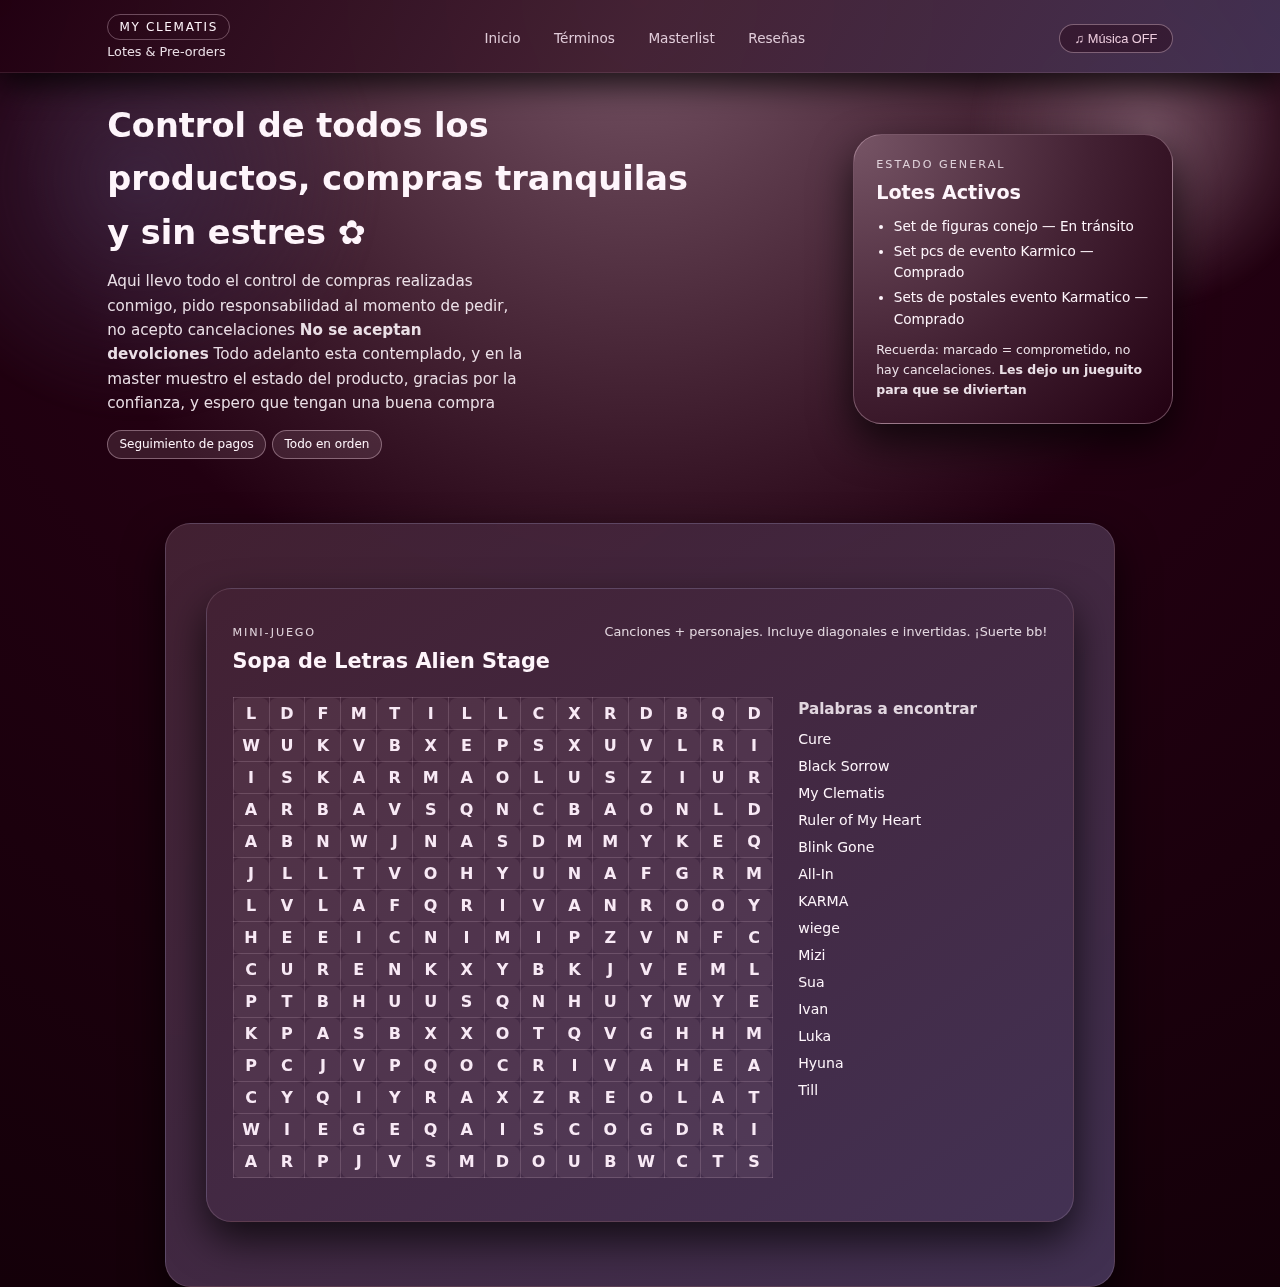
<file: index.html>
<!DOCTYPE html>
<html lang="es">
<head>
  <meta charset="UTF-8" />
  <title>Inicio | Masterlist</title>
  <link rel="stylesheet" href="css/styles.css" />
</head>
<body>

  <div class="bg-orbit"></div>
  <div class="bg-orbit bg-orbit-2"></div>

  <header class="main-header">
    <div class="nav">
      <div class="brand">
        <span class="brand-pill">My Clematis</span>
        <span class="brand-sub">Lotes &amp; Pre-orders</span>
      </div>
      <nav class="nav-links">
        <a href="index.html">Inicio</a>
        <a href="pages/terminos.html">Términos</a>
        <a href="pages/masterlist.html">Masterlist</a>
        <a href="pages/resenas.html">Reseñas</a>
      </nav>
      <button id="musicToggle" class="btn-ghost">♫ Música OFF</button>
    </div>
  </header>

  <audio id="bgMusic" loop>
    <source src="musica/Taylor Swift - The Fate of Ophelia (Official Music Video) [ko70cExuzZM] (1).mp3" type="audio/mpeg" />
  </audio>

  <section class="hero">
    <div class="hero-text">
      <h1>Control de todos los productos, compras tranquilas y sin estres ✿</h1>
      <p>
        Aqui llevo todo el control de compras realizadas conmigo, pido responsabilidad al momento de pedir, no acepto cancelaciones <strong>No se aceptan devolciones</strong> Todo adelanto esta contemplado, y en la master muestro el estado del producto, gracias por la confianza, y espero que tengan una buena compra
      </p>
      <div class="hero-tags">
        <span class="chip">Seguimiento de pagos</span>
        <span class="chip">Todo en orden</span>
      </div>
    </div>

    <div class="hero-card">
      <div class="hero-card-inner">
        <p class="hero-mini">Estado general</p>
        <h2>Lotes Activos</h2>
        <ul>
          <li>Set de figuras conejo — En tránsito</li>
          <li>Set pcs de evento Karmico — Comprado </li>
          <li>Sets de postales evento Karmatico — Comprado</li>
        </ul>
        <p class="hero-note">
          Recuerda: marcado = comprometido, no hay cancelaciones.

          <strong>Les dejo un jueguito para que se diviertan</strong>

        </p>
      </div>
    </div>
  </section>

 <section class="card sopa-section sopa-card">

  <section class="card sopa-section">
  <div class="section-header">
    <div>
      <span class="section-label">Mini-juego </span>
      <h2>Sopa de Letras Alien Stage</h2>
    </div>
    <p class="section-note">
      Canciones + personajes. Incluye diagonales e invertidas. ¡Suerte bb!
    </p>
  </div>

  <div class="sopa-container">
    <table id="sopa-table"></table>

    <div class="sopa-list">
      <h3>Palabras a encontrar</h3>
      <ul id="word-list">
        <!-- Canciones -->
        <li>Cure</li>
        <li>Black Sorrow</li>
        <li>My Clematis</li>
        <li>Ruler of My Heart</li>
        <li>Blink Gone</li>
        <li>All-In</li>
        <li>KARMA</li>
        <li>wiege</li>

        <!-- Personajes -->
        <li>Mizi</li>
        <li>Sua</li>
        <li>Ivan</li>
        <li>Luka</li>
        <li>Hyuna</li>
        <li>Till</li>
      </ul>
    </div>
  </div>

  <p id="sopa-status" class="sopa-status"></p>
</section>

</section>
  <script src="js/main.js"></script>
</body>
</html>
</file>
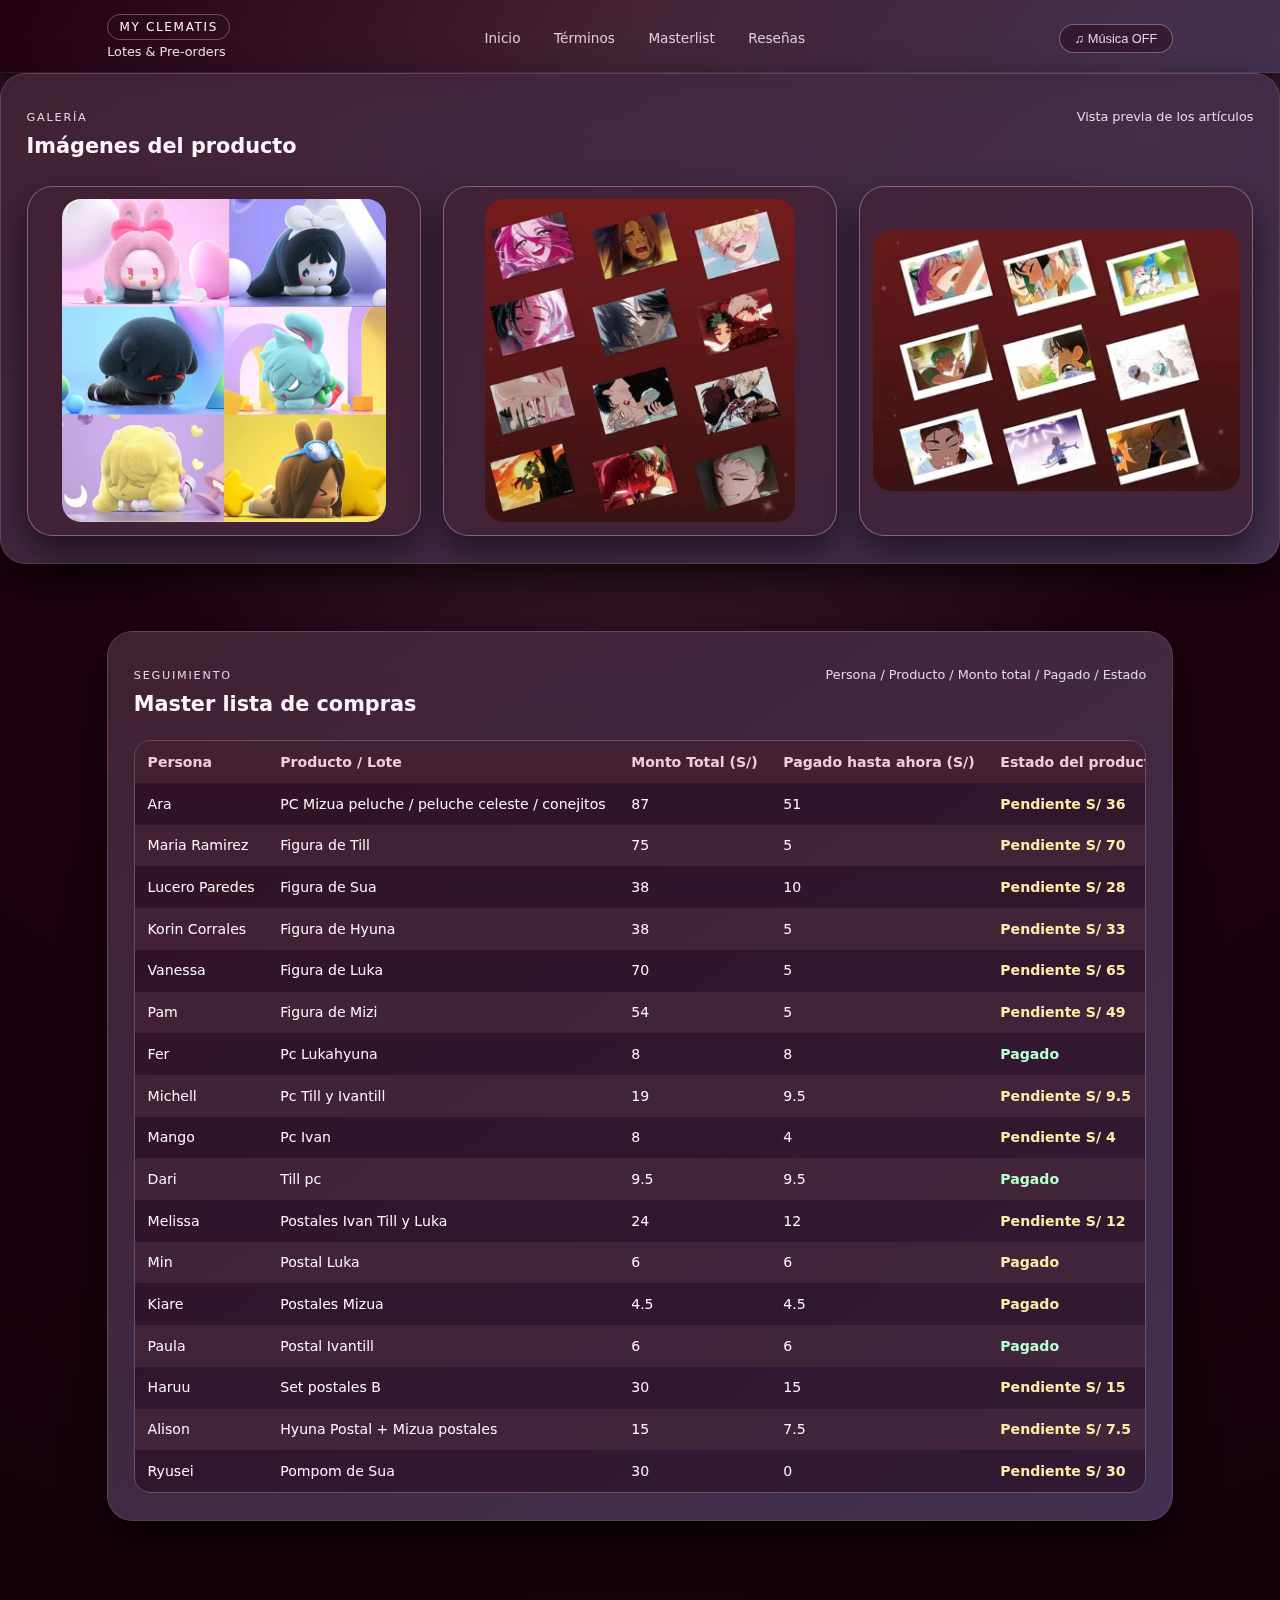
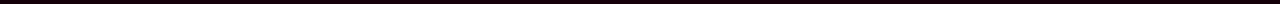
<file: pages/masterlist.html>
<!DOCTYPE html>
<html lang="es">
<head>
  <meta charset="UTF-8">
  <title>Master List | Masterlist</title>
  <link rel="stylesheet" href="../css/styles.css">
</head>
<body>

  <div class="bg-orbit"></div>
  <div class="bg-orbit bg-orbit-2"></div>

  <header class="main-header">
    <div class="nav">
      <div class="brand">
        <span class="brand-pill">My Clematis</span>
        <span class="brand-sub">Lotes &amp; Pre-orders</span>
      </div>
      <nav class="nav-links">
        <a href="../index.html">Inicio</a>
        <a href="terminos.html">Términos</a>
        <a href="masterlist.html">Masterlist</a>
        <a href="resenas.html">Reseñas</a>
      </nav>
      <button id="musicToggle" class="btn-ghost">♫ Música OFF</button>
    </div>
  </header>

  <audio id="bgMusic" loop>
    <source src="../musica/bon bon Jellyfish Planet (VIVINOS - ALNST Sub ： SUA Part.2).mp3" type="audio/mpeg" />
  </audio>

<section class="card master-gallery">
  <div class="section-header">
    <div>
      <span class="section-label">Galería</span>
      <h2>Imágenes del producto</h2>
    </div>
    <p class="section-note">Vista previa de los artículos</p>
  </div>

  <div class="master-images">
    <div class="master-img-frame">
      <img src="../img/ready_alien_stage_rabbit_serie_1757497322_32cd93de_progressive.jpg" alt="Imagen 1" />
    </div>

    <div class="master-img-frame">
      <img src="../img/WhatsApp Image 2025-11-19 at 5.15.15 PM (1).jpeg" alt="Imagen 2" />
    </div>

    <div class="master-img-frame">
      <img src="../img/WhatsApp Image 2025-11-21 at 6.32.03 PM.jpeg" alt="Imagen 3" />
    </div>
  </div>
</section>


  <main class="container">
    <section id="lista" class="card">
      <div class="section-header">
        <div>
          <span class="section-label">Seguimiento</span>
          <h2>Master lista de compras</h2>
        </div>
        <p class="section-note">
          Persona / Producto / Monto total / Pagado / Estado
        </p>
      </div>

      <div class="table-wrapper">
        <table class="master-table">
          <thead>
            <tr>
              <th>Persona</th>
              <th>Producto / Lote</th>
              <th>Monto Total (S/)</th>
              <th>Pagado hasta ahora (S/)</th>
              <th>Estado del producto</th>
            </tr>
          </thead>
          <tbody>
            <tr>
              <td>Ara</td>
              <td>PC Mizua peluche / peluche celeste / conejitos</td>
              <td>87</td>
              <td>51</td>
              <td class="status pending">Pendiente S/ 36</td>
            </tr>
            <tr>
              <td>Maria Ramirez</td>
              <td>Figura de Till</td>
              <td>75</td>
              <td>5</td>
              <td class="status pending">Pendiente S/ 70</td>
            </tr>
            <tr>
              <td>Lucero Paredes</td>
              <td>Figura de Sua</td>
              <td>38</td>
              <td>10</td>
              <td class="status pending">Pendiente S/ 28</td>
            </tr>
            <tr>
              <td>Korin Corrales</td>
              <td>Figura de Hyuna</td>
              <td>38</td>
              <td>5</td>
              <td class="status pending">Pendiente S/ 33</td>
            </tr>
            <tr>
              <td>Vanessa</td>
              <td>Figura de Luka</td>
              <td>70</td>
              <td>5</td>
              <td class="status pending">Pendiente S/ 65</td>
            </tr>
            <tr>
              <td>Pam</td>
              <td>Figura de Mizi</td>
              <td>54</td>
              <td>5</td>
              <td class="status pending">Pendiente S/ 49</td>
            </tr>
            <tr>
              <td>Fer</td>
              <td>Pc Lukahyuna</td>
              <td>8</td>
              <td>8</td>
              <td class="status ok">Pagado</td>
            </tr>
            <tr>
              <td>Michell</td>
              <td>Pc Till y Ivantill</td>
              <td>19</td>
              <td>9.5</td>
              <td class="status pending">Pendiente S/ 9.5</td>
            </tr>
            <tr>
              <td>Mango</td>
              <td>Pc Ivan</td>
              <td>8</td>
              <td>4</td>
              <td class="status pending">Pendiente S/ 4</td>
            </tr>
            <tr>
              <td>Dari</td>
              <td>Till pc</td>
              <td>9.5</td>
              <td>9.5</td>
              <td class="status ok">Pagado</td>
            </tr>
            <tr>
              <td>Melissa</td>
              <td>Postales Ivan Till y Luka</td>
              <td>24</td>
              <td>12</td>
              <td class="status pending">Pendiente S/ 12</td>
            </tr>
            <tr>
              <td>Min</td>
              <td>Postal Luka</td>
              <td>6</td>
              <td>6</td>
              <td class="status pending">Pagado</td>
            </tr>
            <tr>
              <td>Kiare</td>
              <td>Postales Mizua</td>
              <td>4.5</td>
              <td>4.5</td>
              <td class="status pending">Pagado</td>
            </tr>
            <tr>
              <td>Paula</td>
              <td>Postal Ivantill</td>
              <td>6</td>
              <td>6</td>
              <td class="status ok">Pagado</td>
            </tr>
            <tr>
              <td>Haruu</td>
              <td>Set postales B</td>
              <td>30</td>
              <td>15</td>
              <td class="status pending">Pendiente S/ 15</td>
            </tr>
            <tr>
              <td>Alison</td>
              <td>Hyuna Postal + Mizua postales</td>
              <td>15</td>
              <td>7.5</td>
              <td class="status pending">Pendiente S/ 7.5</td>
            </tr>
            <tr>
              <td>Ryusei</td>
              <td>Pompom de Sua</td>
              <td>30</td>
              <td>0 </td>
              <td class="status pending">Pendiente S/ 30</td>
            </tr>
          </tbody>
        </table>
      </div>
    </section>
  </main>

  <script src="../js/main.js"></script>
</body>
</html>
</file>
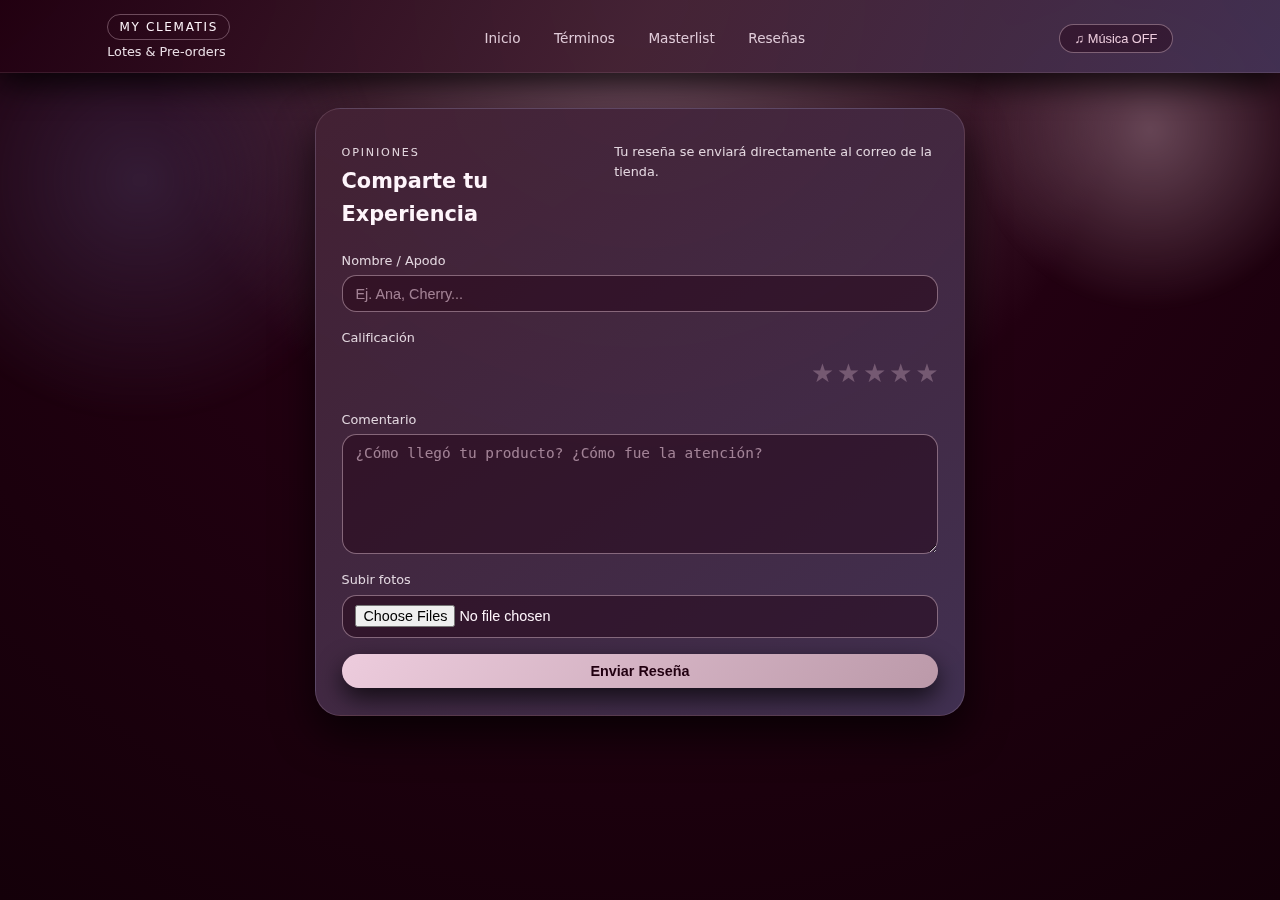
<file: pages/resenas.html>
<!DOCTYPE html>
<html lang="es">
<head>
  <meta charset="UTF-8">
  <title>Reseñas | Masterlist</title>
  <link rel="stylesheet" href="../css/styles.css">
</head>
<body>

  <div class="bg-orbit"></div>
  <div class="bg-orbit bg-orbit-2"></div>

  <header class="main-header">
    <div class="nav">
      <div class="brand">
        <span class="brand-pill">My Clematis</span>
        <span class="brand-sub">Lotes &amp; Pre-orders</span>
      </div>
      <nav class="nav-links">
        <a href="../index.html">Inicio</a>
        <a href="terminos.html">Términos</a>
        <a href="masterlist.html">Masterlist</a>
        <a href="resenas.html">Reseñas</a>
      </nav>
      <button id="musicToggle" class="btn-ghost">♫ Música OFF</button>
    </div>
  </header>

  <audio id="bgMusic" loop>
    <source src="../musica/Taylor Swift - Father Figure (Lyric Video) (1).mp3" type="audio/mpeg" />
  </audio>

  <main class="container">
    <section class="card reviews-section">
      <div class="section-header">
        <div>
          <span class="section-label">Opiniones</span>
          <h2>Comparte tu Experiencia</h2>
        </div>
        <p class="section-note">Tu reseña se enviará directamente al correo de la tienda.</p>
      </div>

      <!-- FORMULARIO REAL con envío a correo -->
      <form class="review-form-external"
            action="https://formsubmit.co/hiromi.anime.12@gmail.com"
            method="POST"
            enctype="multipart/form-data">

        <!-- NOMBRE -->
        <div class="form-row">
          <label for="reviewName">Nombre / Apodo</label>
          <input id="reviewName" type="text" name="Nombre" placeholder="Ej. Ana, Cherry..." required />
        </div>

        <!-- CALIFICACIÓN -->
        <div class="form-row full-width">
          <label>Calificación</label>
          <div class="rating">
            <input type="radio" id="star5" name="Estrellas" value="5" required><label for="star5">★</label>
            <input type="radio" id="star4" name="Estrellas" value="4"><label for="star4">★</label>
            <input type="radio" id="star3" name="Estrellas" value="3"><label for="star3">★</label>
            <input type="radio" id="star2" name="Estrellas" value="2"><label for="star2">★</label>
            <input type="radio" id="star1" name="Estrellas" value="1"><label for="star1">★</label>
          </div>
        </div>

        <!-- MENSAJE -->
        <div class="form-row full-width">
          <label for="reviewText">Comentario</label>
          <textarea id="reviewText" name="Mensaje" rows="3" placeholder="¿Cómo llegó tu producto? ¿Cómo fue la atención?" required></textarea>
        </div>

        <!-- SUBIR FOTOS -->
        <div class="form-row full-width">
          <label for="photos">Subir fotos</label>
          <input type="file" id="photos" name="Fotos" accept="image/*" multiple>
        </div>

        <!-- CONFIGURACIÓN DE FORM SUBMIT -->
        <input type="hidden" name="_next" value="https://hiromianime.github.io/Velvet-Temptation/">
        <input type="hidden" name="_captcha" value="false">

        <!-- BOTÓN -->
        <div class="form-row form-row-button">
          <button type="submit" class="btn-primary">Enviar Reseña</button>
        </div>
      </form>

    </section>
  </main>

  <script src="../js/main.js"></script>
</body>
</html>
</file>
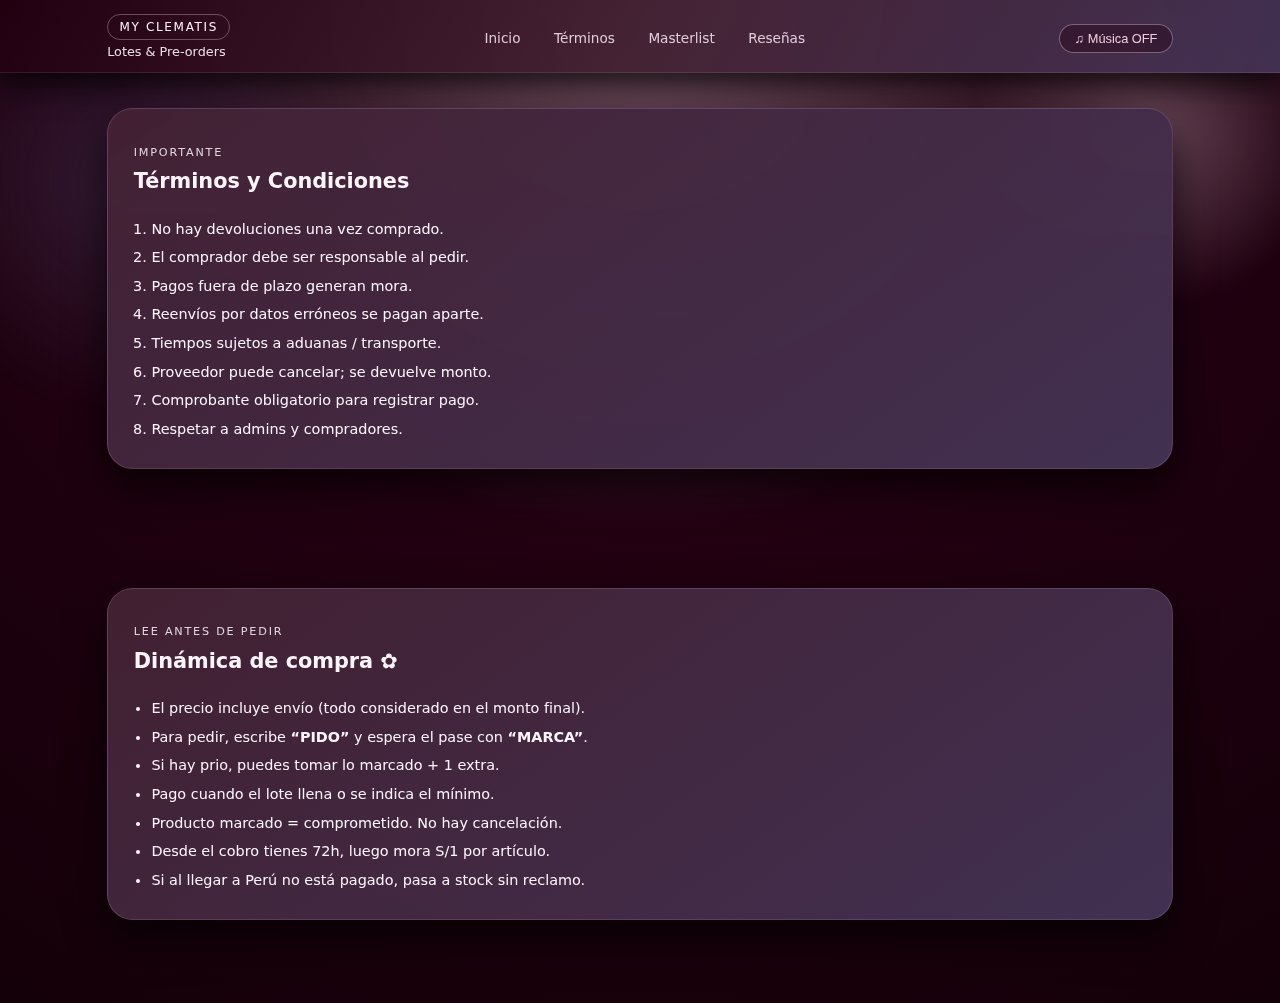
<file: pages/terminos.html>
<!DOCTYPE html>
<html lang="es">
<head>
  <meta charset="UTF-8">
  <title>Términos | Masterlist</title>
  <link rel="stylesheet" href="../css/styles.css">
</head>
<body>

  <div class="bg-orbit"></div>
  <div class="bg-orbit bg-orbit-2"></div>

  <header class="main-header">
    <div class="nav">
      <div class="brand">
        <span class="brand-pill">My Clematis</span>
        <span class="brand-sub">Lotes &amp; Pre-orders</span>
      </div>
      <nav class="nav-links">
        <a href="../index.html">Inicio</a>
        <a href="terminos.html">Términos</a>
        <a href="masterlist.html">Masterlist</a>
        <a href="resenas.html">Reseñas</a>
      </nav>
      <button id="musicToggle" class="btn-ghost">♫ Música OFF</button>
    </div>
  </header>

  <audio id="bgMusic" loop>
    <source src="../musica/Taylor Swift - Opalite (Visualizer) (2).mp3" type="audio/mpeg" />
  </audio>

  <main class="container">
    <section class="card">
      <div class="section-header">
        <div>
          <span class="section-label">Importante</span>
          <h2>Términos y Condiciones</h2>
        </div>
      </div>
      <ol class="terms-list">
        <li>No hay devoluciones una vez comprado.</li>
        <li>El comprador debe ser responsable al pedir.</li>
        <li>Pagos fuera de plazo generan mora.</li>
        <li>Reenvíos por datos erróneos se pagan aparte.</li>
        <li>Tiempos sujetos a aduanas / transporte.</li>
        <li>Proveedor puede cancelar; se devuelve monto.</li>
        <li>Comprobante obligatorio para registrar pago.</li>
        <li>Respetar a admins y compradores.</li>
      </ol>
    </section>
  </main>

  
  <main class="container">
    <section class="card">
      <div class="section-header">
        <div>
          <span class="section-label">Lee antes de pedir</span>
          <h2>Dinámica de compra ✿</h2>
        </div>
      </div>
      <ul class="rules-list">
        <li>El precio incluye envío (todo considerado en el monto final).</li>
        <li>Para pedir, escribe <strong>“PIDO”</strong> y espera el pase con <strong>“MARCA”</strong>.</li>
        <li>Si hay prio, puedes tomar lo marcado + 1 extra.</li>
        <li>Pago cuando el lote llena o se indica el mínimo.</li>
        <li>Producto marcado = comprometido. No hay cancelación.</li>
        <li>Desde el cobro tienes 72h, luego mora S/1 por artículo.</li>
        <li>Si al llegar a Perú no está pagado, pasa a stock sin reclamo.</li>
      </ul>
    </section>
  </main>

  <script src="../js/main.js"></script>
</body>
</html>
</file>
<file: css/styles.css>
/* Paleta:
#220011, #432133, #775566, #BB99A9, #EDCCDD, #433254
*/

* {
  margin: 0;
  padding: 0;
  box-sizing: border-box;
}

:root {
  --bg-deep: #220011;
  --bg-soft: #432133;
  --bg-alt: #433254;
  --accent-1: #775566;
  --accent-2: #bb99a9;
  --accent-3: #edccdd;
  --radius-lg: 1.6rem;
  --radius-md: 1rem;
  --shadow-strong: 0 18px 40px rgba(0, 0, 0, 0.7);
}

body {
  font-family: "Outfit", system-ui, -apple-system, BlinkMacSystemFont, "Segoe UI",
    sans-serif;
  background: radial-gradient(circle at top, #775566 0, #220011 45%, #140009 100%);
  color: #fef5fb;
  line-height: 1.6;
  min-height: 100vh;
  position: relative;
}

/* FONDOS ORBITALES */

.bg-orbit {
  position: fixed;
  inset: auto;
  width: 420px;
  height: 420px;
  border-radius: 50%;
  background: radial-gradient(circle, rgba(187, 153, 169, 0.45), transparent 60%);
  filter: blur(4px);
  top: -80px;
  right: -80px;
  z-index: -1;
}

.bg-orbit-2 {
  width: 520px;
  height: 520px;
  left: -120px;
  bottom: -120px;
  background: radial-gradient(circle, rgba(67, 50, 84, 0.55), transparent 65%);
}

/* HEADER Y NAV */

.main-header {
  border-bottom: 1px solid rgba(237, 204, 221, 0.12);
  backdrop-filter: blur(14px);
  background: linear-gradient(
    120deg,
    rgba(34, 0, 17, 0.96),
    rgba(67, 33, 51, 0.96),
    rgba(67, 50, 84, 0.96)
  );
  box-shadow: 0 12px 30px rgba(0, 0, 0, 0.75);
}

.nav {
  max-width: 1120px;
  margin: 0 auto;
  padding: 0.9rem 1.7rem 0.6rem;
  display: flex;
  align-items: center;
  justify-content: space-between;
  gap: 1.5rem;
}

.brand {
  display: flex;
  flex-direction: column;
  gap: 0.1rem;
}

.brand-pill {
  padding: 0.15rem 0.7rem;
  border-radius: 999px;
  border: 1px solid rgba(237, 204, 221, 0.35);
  font-size: 0.75rem;
  letter-spacing: 0.14em;
  text-transform: uppercase;
}

.brand-sub {
  font-size: 0.8rem;
  opacity: 0.9;
}

.nav-links {
  display: flex;
  gap: 0.9rem;
  font-size: 0.85rem;
  flex-wrap: wrap;
}

.nav-links a {
  text-decoration: none;
  color: #fbe9f5;
  opacity: 0.85;
  padding: 0.2rem 0.6rem;
  border-radius: 999px;
  transition: background 0.15s, opacity 0.15s, transform 0.15s;
}

.nav-links a:hover {
  background: rgba(237, 204, 221, 0.16);
  opacity: 1;
  transform: translateY(-1px);
}

.btn-ghost {
  border-radius: 999px;
  border: 1px solid rgba(237, 204, 221, 0.4);
  background: rgba(34, 0, 17, 0.4);
  color: #edccdd;
  padding: 0.4rem 0.9rem;
  font-size: 0.8rem;
  cursor: pointer;
  transition: background 0.15s, transform 0.15s, box-shadow 0.15s;
}

.btn-ghost:hover {
  background: rgba(187, 153, 169, 0.3);
  transform: translateY(-1px);
  box-shadow: 0 6px 16px rgba(0, 0, 0, 0.5);
}

/* HERO */

.hero {
  max-width: 1120px;
  margin: 0 auto;
  padding: 1.6rem 1.7rem 2rem;
  display: grid;
  grid-template-columns: minmax(0, 1.35fr) minmax(0, 1fr);
  gap: 1.8rem;
  align-items: center;
}

.hero-text h1 {
  font-size: 2.1rem;
  margin-bottom: 0.6rem;
}

.hero-text p {
  font-size: 0.95rem;
  max-width: 420px;
  opacity: 0.9;
}

.hero-tags {
  margin-top: 0.9rem;
  display: flex;
  flex-wrap: wrap;
  gap: 0.4rem;
}

.chip {
  font-size: 0.75rem;
  padding: 0.25rem 0.7rem;
  border-radius: 999px;
  background: rgba(237, 204, 221, 0.12);
  border: 1px solid rgba(237, 204, 221, 0.4);
}

.hero-card {
  justify-self: end;
}

.hero-card-inner {
  background: radial-gradient(circle at top left, #775566, #432133 55%, #220011 100%);
  border-radius: 1.8rem;
  padding: 1.3rem 1.4rem 1.4rem;
  border: 1px solid rgba(237, 204, 221, 0.35);
  box-shadow: var(--shadow-strong);
  max-width: 320px;
}

.hero-mini {
  font-size: 0.7rem;
  text-transform: uppercase;
  letter-spacing: 0.18em;
  opacity: 0.8;
  margin-bottom: 0.3rem;
}

.hero-card-inner h2 {
  font-size: 1.2rem;
  margin-bottom: 0.4rem;
}

.hero-card-inner ul {
  font-size: 0.85rem;
  margin-left: 1.1rem;
  margin-bottom: 0.6rem;
}

.hero-card-inner li + li {
  margin-top: 0.2rem;
}

.hero-note {
  font-size: 0.78rem;
  opacity: 0.9;
}

/* BODY / CONTAINER */

.container {
  max-width: 1120px;
  margin: 0 auto;
  padding: 2.2rem 1.7rem 3.2rem;
}

/* CARDS */

.card {
  background: linear-gradient(
    145deg,
    rgba(67, 33, 51, 0.96),
    rgba(67, 50, 84, 0.97)
  );
  border-radius: var(--radius-lg);
  padding: 1.8rem 1.6rem 1.7rem;
  margin-bottom: 2rem;
  border: 1px solid rgba(237, 204, 221, 0.16);
  box-shadow: var(--shadow-strong);
  backdrop-filter: blur(12px);
}

.card h2 {
  font-size: 1.3rem;
  margin-bottom: 0.4rem;
}

.section-header {
  display: flex;
  justify-content: space-between;
  align-items: baseline;
  gap: 1rem;
  margin-bottom: 0.8rem;
}

.section-label {
  display: inline-block;
  font-size: 0.7rem;
  text-transform: uppercase;
  letter-spacing: 0.16em;
  opacity: 0.85;
  margin-bottom: 0.2rem;
}

.section-note {
  font-size: 0.8rem;
  opacity: 0.85;
}

/* PRODUCTO */

.product-section {
  display: grid;
  grid-template-columns: minmax(0, 280px) minmax(0, 1fr);
  gap: 1.8rem;
  align-items: center;
}

.img-frame {
  padding: 0.35rem;
  border-radius: 1.5rem;
  background: linear-gradient(135deg, #edccdd, #432133);
}

.img-frame img {
  width: 100%;
  display: block;
  border-radius: 1.2rem;
  object-fit: cover;
}

.product-info h2 {
  margin-bottom: 0.3rem;
}

.product-description {
  font-size: 0.92rem;
  opacity: 0.96;
  margin-bottom: 0.8rem;
}

.product-meta {
  display: grid;
  grid-template-columns: repeat(auto-fit, minmax(130px, 1fr));
  gap: 0.7rem;
  margin-bottom: 0.8rem;
}

.meta-label {
  font-size: 0.72rem;
  text-transform: uppercase;
  letter-spacing: 0.16em;
  opacity: 0.75;
}

.meta-value {
  font-size: 0.88rem;
}

.meta-value.live {
  color: #edccdd;
}

.product-tags {
  display: flex;
  flex-wrap: wrap;
  gap: 0.4rem;
}

.tag {
  font-size: 0.75rem;
  padding: 0.25rem 0.7rem;
  border-radius: 999px;
  background: rgba(237, 204, 221, 0.1);
  border: 1px solid rgba(237, 204, 221, 0.4);
}

/* LISTAS DE TEXTO */

.rules-list,
.terms-list {
  margin-top: 0.4rem;
  margin-left: 1.1rem;
  font-size: 0.9rem;
}

.rules-list li + li,
.terms-list li + li {
  margin-top: 0.35rem;
}

/* TABLA MASTER LISTA */

.table-wrapper {
  margin-top: 0.3rem;
  border-radius: var(--radius-md);
  border: 1px solid rgba(237, 204, 221, 0.25);
  overflow-x: auto;
}

.master-table {
  width: 100%;
  border-collapse: collapse;
  font-size: 0.88rem;
}

.master-table thead {
  background: #432133;
}

.master-table th,
.master-table td {
  padding: 0.6rem 0.8rem;
  text-align: left;
  white-space: nowrap;
}

.master-table th {
  font-weight: 600;
  color: #edccdd;
}

.master-table tbody tr:nth-child(odd) {
  background: rgba(34, 0, 17, 0.45);
}

.master-table tbody tr:nth-child(even) {
  background: rgba(67, 33, 51, 0.7);
}

.status {
  font-weight: 600;
}

.status.ok {
  color: #b5ffd1;
}

.status.pending {
  color: #ffeaa7;
}

.status.risk {
  color: #ffb3c0;
}

/* FORMULARIO RESEÑAS */

.review-form {
  margin-top: 0.6rem;
  margin-bottom: 1.1rem;
  display: grid;
  grid-template-columns: repeat(auto-fit, minmax(210px, 1fr));
  gap: 0.8rem 1.1rem;
}

.form-row {
  display: flex;
  flex-direction: column;
  gap: 0.25rem;
}

.form-row.full-width {
  grid-column: 1 / -1;
}

.form-row label {
  font-size: 0.8rem;
  opacity: 0.85;
}

.form-row input,
.form-row textarea,
.form-row select {
  border-radius: 0.9rem;
  border: 1px solid rgba(237, 204, 221, 0.45);
  padding: 0.45rem 0.65rem;
  background: rgba(34, 0, 17, 0.55);
  color: #fef5fb;
  font-size: 0.86rem;
}

.form-row input::placeholder,
.form-row textarea::placeholder {
  color: rgba(237, 204, 221, 0.6);
}

.form-row input:focus,
.form-row textarea:focus,
.form-row select:focus {
  outline: none;
  border-color: #edccdd;
  box-shadow: 0 0 0 1px rgba(237, 204, 221, 0.4);
}

.form-row-button {
  align-self: end;
}

.btn-primary {
  border-radius: 999px;
  border: none;
  padding: 0.55rem 1.2rem;
  font-size: 0.9rem;
  cursor: pointer;
  background: linear-gradient(130deg, #edccdd, #bb99a9);
  color: #220011;
  font-weight: 600;
  box-shadow: 0 10px 24px rgba(0, 0, 0, 0.7);
  transition: transform 0.15s, box-shadow 0.15s;
}

.btn-primary:hover {
  transform: translateY(-1px);
  box-shadow: 0 14px 28px rgba(0, 0, 0, 0.75);
}

/* LISTA DE RESEÑAS */

.reviews-list {
  display: flex;
  flex-direction: column;
  gap: 0.7rem;
}

.review-card {
  border-radius: 1.1rem;
  padding: 0.8rem 0.9rem;
  background: rgba(34, 0, 17, 0.7);
  border: 1px solid rgba(237, 204, 221, 0.3);
}

.review-header {
  display: flex;
  justify-content: space-between;
  align-items: baseline;
  margin-bottom: 0.25rem;
}

.review-name {
  font-weight: 600;
  font-size: 0.9rem;
}

.review-rating {
  font-size: 0.85rem;
}

/* VIDEOS */

.video-grid {
  display: grid;
  grid-template-columns: repeat(auto-fit, minmax(260px, 1fr));
  gap: 1rem;
  margin-top: 0.7rem;
}

.video-item iframe {
  width: 100%;
  min-height: 190px;
  border-radius: 1.1rem;
  border: 1px solid rgba(237, 204, 221, 0.4);
}

/* FOOTER */
.master-images {
  display: grid;
  grid-template-columns: repeat(auto-fit, minmax(260px, 1fr));
  gap: 1.4rem;
  margin-top: 1rem;
}

.master-img-frame {
  background: rgba(67, 33, 51, 0.65);
  padding: 0.8rem;
  border-radius: 1.6rem;
  border: 1px solid rgba(237,204,221,0.38);
  box-shadow: 0 15px 35px rgba(0,0,0,0.55);
  display: flex;
  align-items: center;
  justify-content: center;
  height: 350px; /* altura grande para mostrar imágenes completas */
}

.master-img-frame img {
  max-width: 100%;
  max-height: 100%;
  object-fit: contain;   /* MUESTRA LA IMAGEN COMPLETA */
  border-radius: 1.2rem;
}


/* Hover aesthetic */
.master-img-frame:hover {
  transform: translateY(-4px);
  box-shadow: 0 16px 40px rgba(0,0,0,0.6);
}


.main-footer {
  text-align: center;
  font-size: 0.78rem;
  padding: 1rem 1.2rem 1.5rem;
  color: #f4dbe8;
  border-top: 1px solid rgba(237, 204, 221, 0.16);
  background: rgba(22, 0, 11, 0.96);
}

.sopa-card {
  max-width: 950px;     /* <<< tamaño recomendado */
  margin: 0 auto;       /* centrar */
  padding: 2rem 2.5rem; /* espacio interno bonito */
}

.sopa-section {
  margin-top: 2rem;
}

.sopa-container {
  display: grid;
  grid-template-columns: minmax(0, 1.3fr) minmax(0, 0.6fr);
  gap: 1.6rem;
}
#sopa-table {
  border-collapse: collapse;
  user-select: none;
}

#sopa-table td {
  width: 32px;
  height: 32px;
  text-align: center;
  font-weight: 600;
  cursor: pointer;
  border-radius: 0.5rem;
  background: rgba(237, 204, 221, 0.08);
  border: 1px solid rgba(237, 204, 221, 0.18);
  color: #f8e9f5;
  transition: background 0.15s, transform 0.1s, box-shadow 0.2s;
}

#sopa-table td:hover {
  background: rgba(237, 204, 221, 0.26);
  transform: scale(1.05);
}

#sopa-table td.selected {
  background: rgba(199, 146, 167, 0.55);
}

#sopa-table td.found {
  background: rgba(132, 255, 198, 0.45);
  box-shadow: 0 0 10px rgba(132, 255, 198, 0.7);
}

.sopa-list h3 {
  margin-bottom: 0.4rem;
  font-size: 0.95rem;
  opacity: 0.85;
}

.sopa-list ul {
  list-style: none;
  padding-left: 0;
}

.sopa-list li {
  margin-bottom: 0.28rem;
  font-size: 0.88rem;
}

.sopa-list li.found {
  color: #9fffc7;
  text-decoration: line-through;
}

.sopa-status {
  text-align: center;
  margin-top: 1rem;
  font-weight: 500;
  opacity: 0.9;
}

/* Card compacta */
.reviews-section {
  max-width: 650px;
  margin: 0 auto;
}

/* Formulario externo */
.review-form-external {
  display: grid;
  grid-template-columns: 1fr;
  gap: 1rem;
}

.review-form-external input[type="text"],
.review-form-external textarea,
.review-form-external input[type="file"] {
  border-radius: 0.9rem;
  border: 1px solid rgba(237, 204, 221, 0.45);
  padding: 0.6rem 0.8rem;
  background: rgba(34, 0, 17, 0.45);
  color: #fef5fb;
  font-size: 0.9rem;
}

.review-form-external textarea {
  min-height: 120px;
}

.rating {
  display: flex;
  flex-direction: row-reverse;
  gap: 0.2rem;
}

.rating input {
  display: none;
}

.rating label {
  font-size: 1.6rem;
  cursor: pointer;
  color: rgba(237, 204, 221, 0.35);
  transition: 0.15s;
}

.rating label:hover,
.rating label:hover ~ label {
  color: #ffd36b;
  transform: translateY(-1px);
}

.rating input:checked ~ label {
  color: #ffd36b;
}


/* RESPONSIVE */

@media (max-width: 840px) {
  .hero {
    grid-template-columns: minmax(0, 1fr);
  }

  .hero-card {
    justify-self: flex-start;
  }
}

@media (max-width: 720px) {
  .nav {
    flex-direction: column;
    align-items: flex-start;
  }

  .product-section {
    grid-template-columns: minmax(0, 1fr);
  }

  .section-header {
    flex-direction: column;
    align-items: flex-start;
  }
}
</file>
